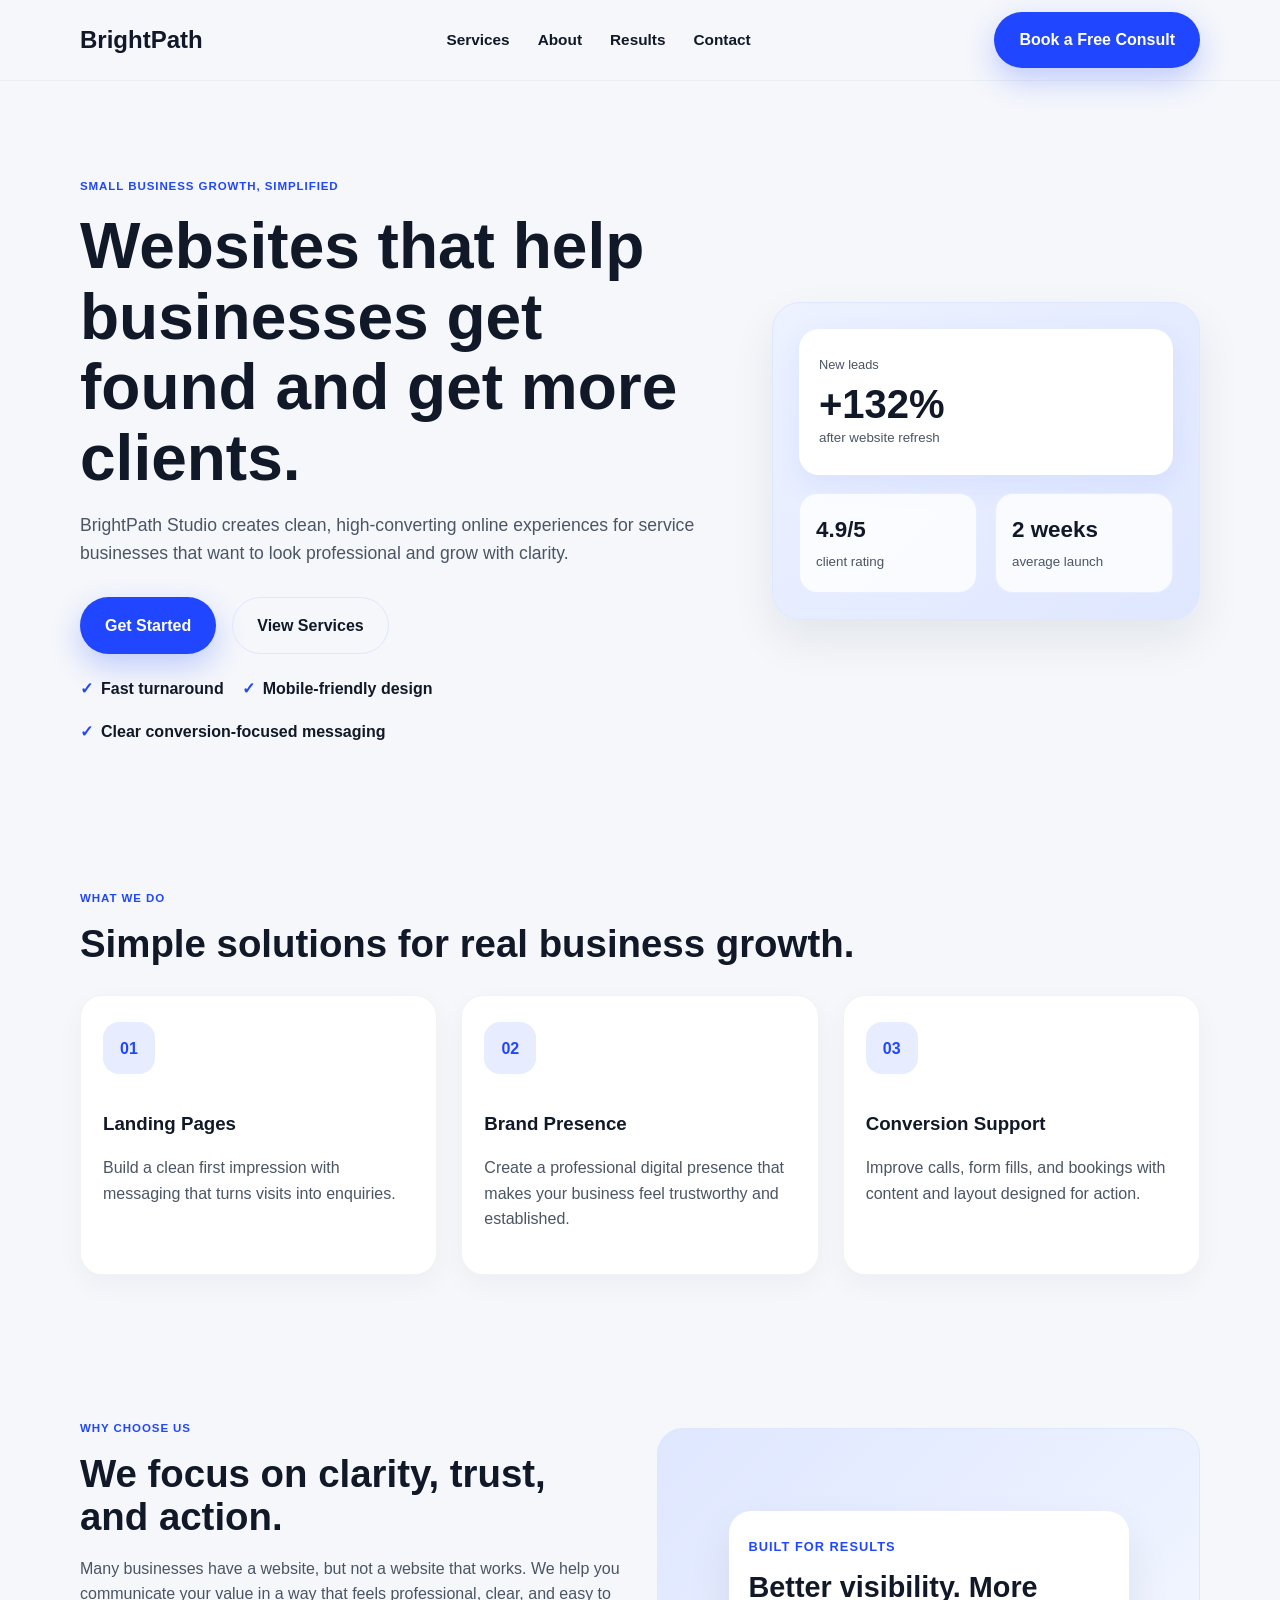
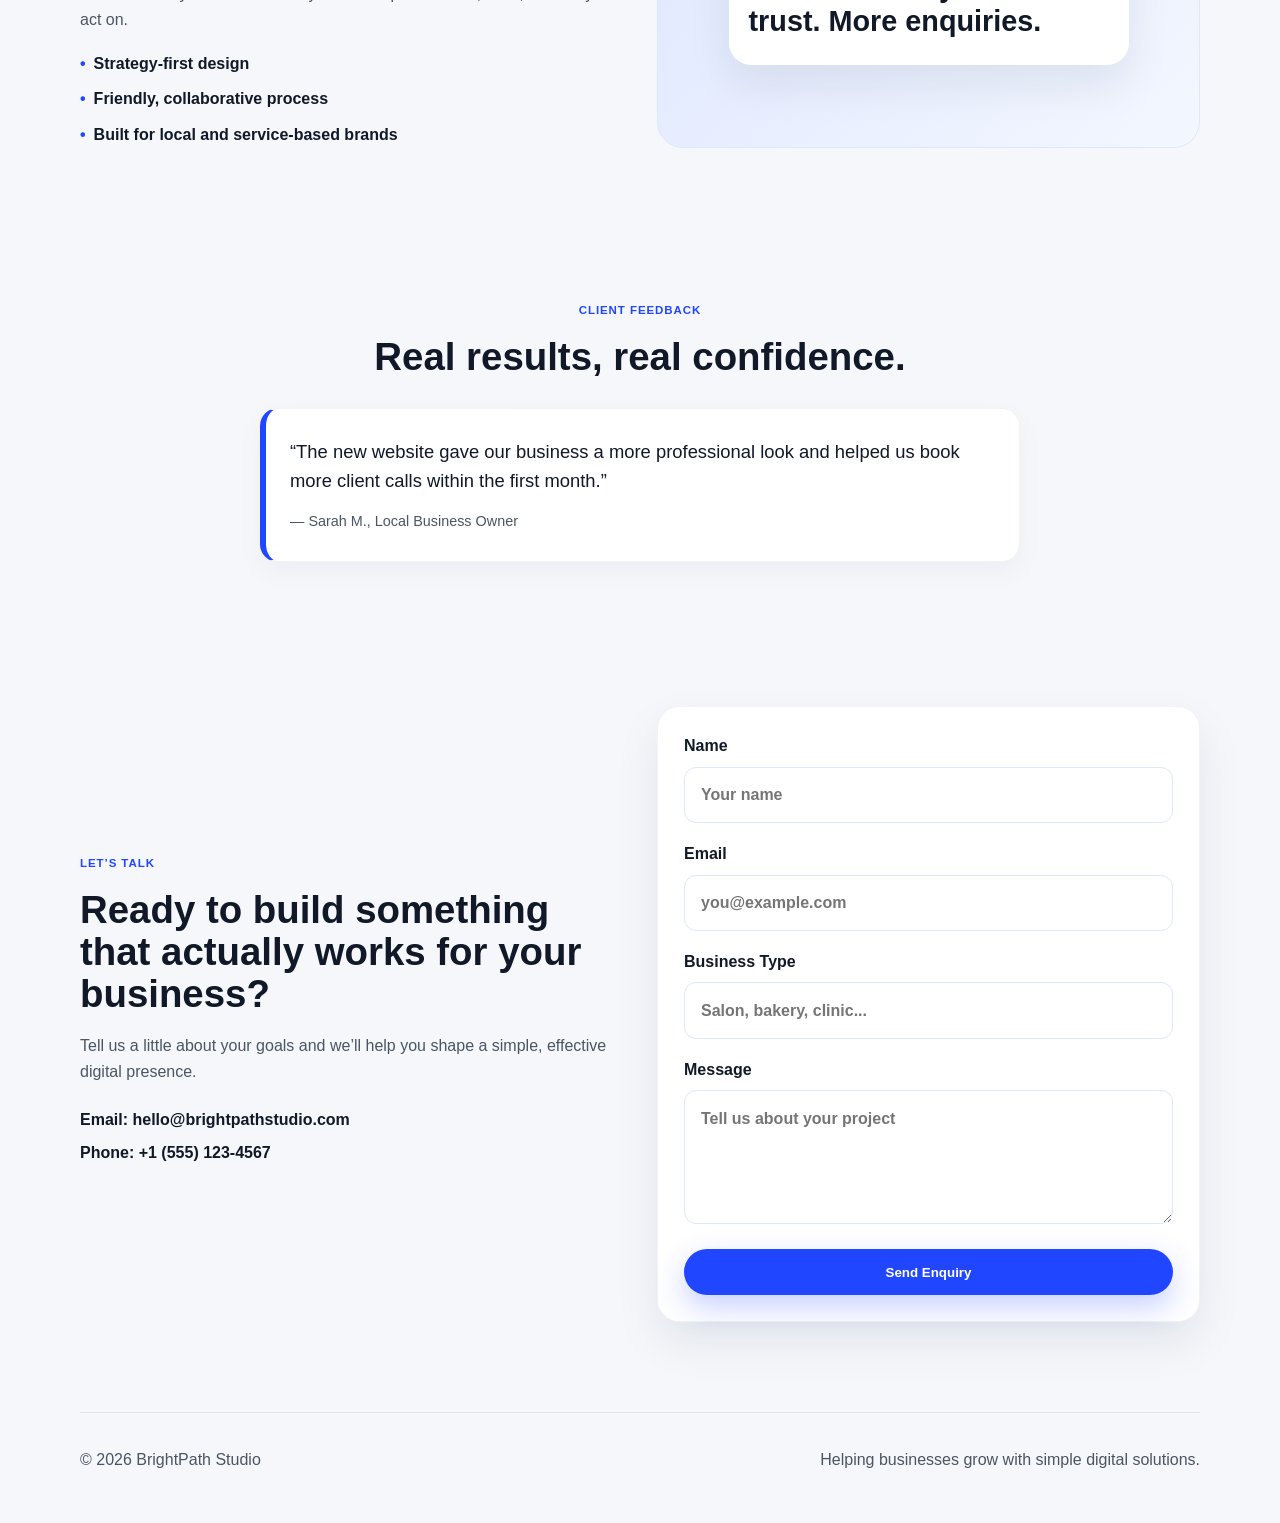
<file: index.html>
<!DOCTYPE html>
<html lang="en">
  <head>
    <meta charset="UTF-8" />
    <meta name="viewport" content="width=device-width, initial-scale=1.0" />
    <title>BrightPath Studio</title>
    <meta
      name="description"
      content="BrightPath Studio helps small businesses grow with modern websites, clear messaging, and simple digital strategy."
    />
    <link rel="stylesheet" href="styles.css" />
  </head>
  <body>
    <header class="site-header">
      <div class="container nav-bar">
        <div class="logo">BrightPath</div>
        <nav class="nav-links" aria-label="Main navigation">
          <a href="#services">Services</a>
          <a href="#about">About</a>
          <a href="#results">Results</a>
          <a href="#contact">Contact</a>
        </nav>
        <a class="btn btn-primary" href="#contact">Book a Free Consult</a>
      </div>
    </header>

    <main>
      <section class="hero">
        <div class="container hero-grid">
          <div class="hero-copy">
            <p class="eyebrow">Small business growth, simplified</p>
            <h1>Websites that help businesses get found and get more clients.</h1>
            <p class="lead">
              BrightPath Studio creates clean, high-converting online experiences for
              service businesses that want to look professional and grow with clarity.
            </p>
            <div class="hero-actions">
              <a class="btn btn-primary" href="#contact">Get Started</a>
              <a class="btn btn-secondary" href="#services">View Services</a>
            </div>

            <ul class="hero-points">
              <li>Fast turnaround</li>
              <li>Mobile-friendly design</li>
              <li>Clear conversion-focused messaging</li>
            </ul>
          </div>

          <div class="hero-panel" aria-label="Business metrics">
            <div class="panel-card">
              <span class="label">New leads</span>
              <strong>+132%</strong>
              <small>after website refresh</small>
            </div>
            <div class="mini-grid">
              <div class="mini-card">
                <span>4.9/5</span>
                <small>client rating</small>
              </div>
              <div class="mini-card">
                <span>2 weeks</span>
                <small>average launch</small>
              </div>
            </div>
          </div>
        </div>
      </section>

      <section id="services" class="services">
        <div class="container">
          <div class="section-heading">
            <p class="eyebrow">What we do</p>
            <h2>Simple solutions for real business growth.</h2>
          </div>

          <div class="service-grid">
            <article class="service-card">
              <div class="icon">01</div>
              <h3>Landing Pages</h3>
              <p>
                Build a clean first impression with messaging that turns visits into
                enquiries.
              </p>
            </article>

            <article class="service-card">
              <div class="icon">02</div>
              <h3>Brand Presence</h3>
              <p>
                Create a professional digital presence that makes your business feel
                trustworthy and established.
              </p>
            </article>

            <article class="service-card">
              <div class="icon">03</div>
              <h3>Conversion Support</h3>
              <p>
                Improve calls, form fills, and bookings with content and layout designed
                for action.
              </p>
            </article>
          </div>
        </div>
      </section>

      <section id="about" class="about">
        <div class="container about-grid">
          <div class="about-copy">
            <p class="eyebrow">Why choose us</p>
            <h2>We focus on clarity, trust, and action.</h2>
            <p>
              Many businesses have a website, but not a website that works. We help you
              communicate your value in a way that feels professional, clear, and easy
              to act on.
            </p>
            <ul>
              <li>Strategy-first design</li>
              <li>Friendly, collaborative process</li>
              <li>Built for local and service-based brands</li>
            </ul>
          </div>

          <div class="about-panel">
            <div class="highlight-box">
              <span>Built for results</span>
              <strong>Better visibility. More trust. More enquiries.</strong>
            </div>
          </div>
        </div>
      </section>

      <section id="results" class="results">
        <div class="container">
          <div class="section-heading centered">
            <p class="eyebrow">Client feedback</p>
            <h2>Real results, real confidence.</h2>
          </div>

          <blockquote>
            “The new website gave our business a more professional look and helped us
            book more client calls within the first month.”
            <footer>— Sarah M., Local Business Owner</footer>
          </blockquote>
        </div>
      </section>

      <section id="contact" class="contact">
        <div class="container contact-grid">
          <div class="contact-copy">
            <p class="eyebrow">Let’s talk</p>
            <h2>Ready to build something that actually works for your business?</h2>
            <p>
              Tell us a little about your goals and we’ll help you shape a simple,
              effective digital presence.
            </p>
            <div class="contact-details">
              <p>Email: hello@brightpathstudio.com</p>
              <p>Phone: +1 (555) 123-4567</p>
            </div>
          </div>

          <form class="contact-form">
            <label>
              Name
              <input type="text" name="name" placeholder="Your name" />
            </label>

            <label>
              Email
              <input type="email" name="email" placeholder="you@example.com" />
            </label>

            <label>
              Business Type
              <input type="text" name="business" placeholder="Salon, bakery, clinic..." />
            </label>

            <label>
              Message
              <textarea name="message" rows="4" placeholder="Tell us about your project"></textarea>
            </label>

            <button type="submit" class="btn btn-primary full-width">Send Enquiry</button>
          </form>
        </div>
      </section>
    </main>

    <footer class="site-footer">
      <div class="container footer-row">
        <p>© 2026 BrightPath Studio</p>
        <p>Helping businesses grow with simple digital solutions.</p>
      </div>
    </footer>
  </body>
</html>
</file>
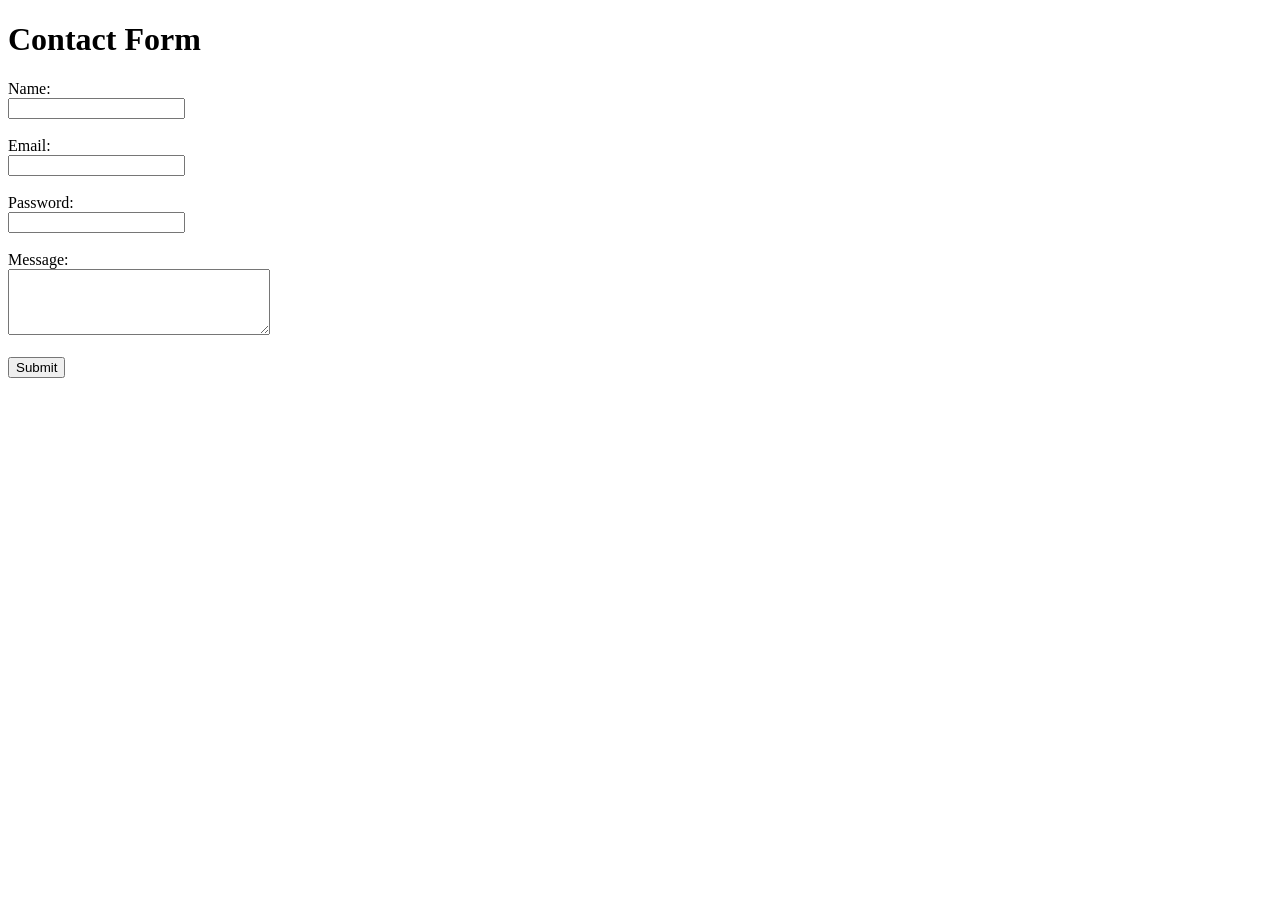
<file: form.html>
<!DOCTYPE html>
<html lang="en">
<head>
	<meta charset="UTF-8">
	<meta name="viewport" content="width=device-width, initial-scale=1.0">
	<title>Simple Form</title>
</head>
<body>
	<h1>Contact Form</h1>

	<form action="#" method="post">
		<label for="name">Name:</label><br>
		<input type="text" id="name" name="name" required><br><br>

		<label for="email">Email:</label><br>
		<input type="email" id="email" name="email" required><br><br>

		<label for="password">Password:</label><br>
		<input type="password" id="password" name="password" required><br><br>

		<label for="message">Message:</label><br>
		<textarea id="message" name="message" rows="4" cols="30"></textarea><br><br>

		<button type="submit">Submit</button>
	</form>
</body>
</html>
</file>
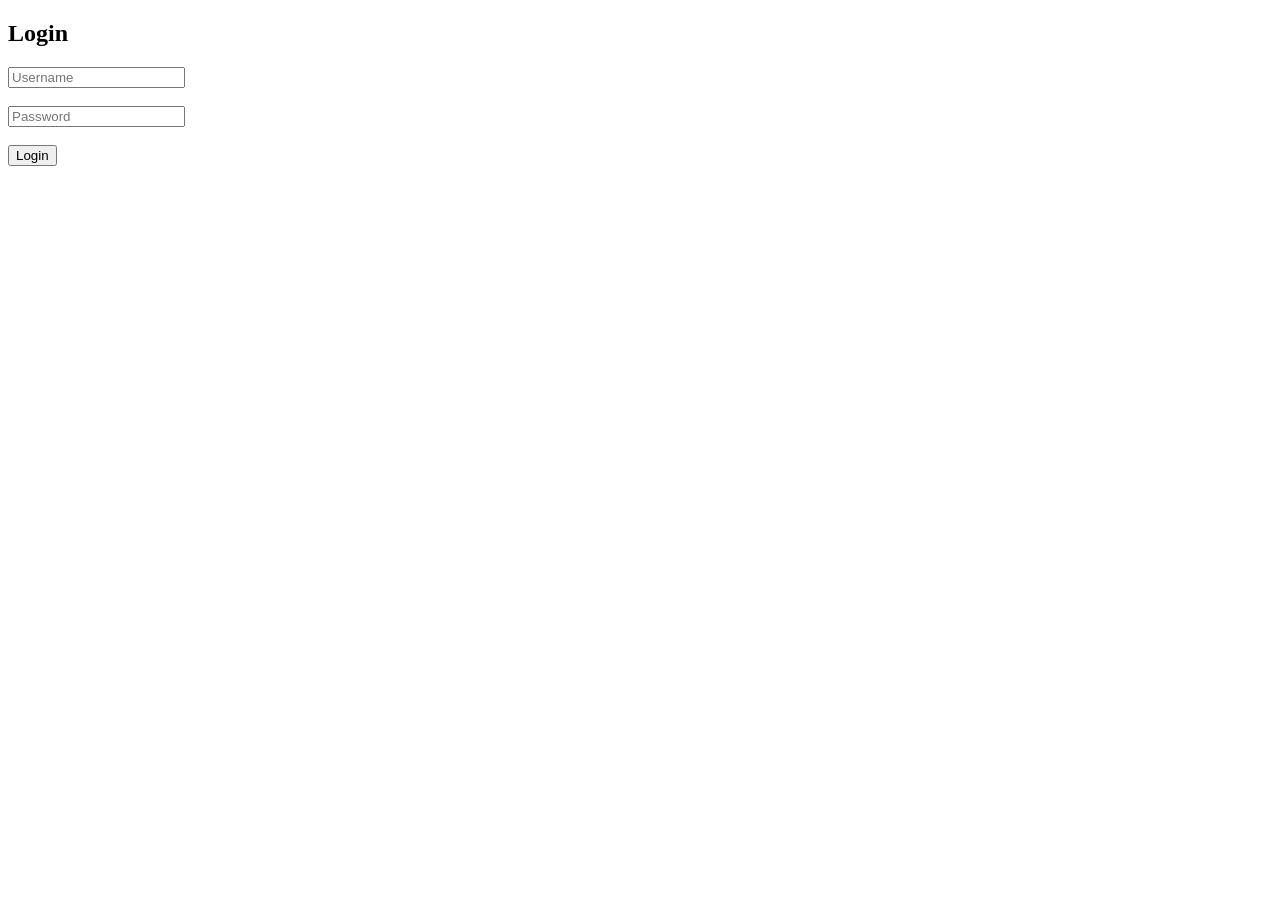
<file: login.html>
<!DOCTYPE html>
<html>
<head>
    <title>Login</title>
</head>
<body>

    <h2>Login</h2>

    <input type="text" placeholder="Username">
    <br><br>

    <input type="password" placeholder="Password">
    <br><br>

    <button>Login</button>

</body>
</html>
</file>
<file: styles.css>
:root {
  --bg: #f5f7fb;
  --card: #ffffff;
  --primary: #2047ff;
  --primary-dark: #1737c4;
  --heading: #111827;
  --text: #4b5563;
  --light: #e8ecff;
  --line: #dfe7ff;
  --shadow: 0 20px 45px rgba(17, 24, 39, 0.08);
}

* {
  box-sizing: border-box;
}

html {
  scroll-behavior: smooth;
}

body {
  margin: 0;
  font-family: Arial, Helvetica, sans-serif;
  background: var(--bg);
  color: var(--text);
  line-height: 1.6;
}

a {
  text-decoration: none;
}

img {
  max-width: 100%;
  display: block;
}

.container {
  width: min(1120px, calc(100% - 32px));
  margin: 0 auto;
}

.site-header {
  position: sticky;
  top: 0;
  z-index: 10;
  background: rgba(245, 247, 251, 0.85);
  backdrop-filter: blur(10px);
  border-bottom: 1px solid rgba(17, 24, 39, 0.04);
}

.nav-bar {
  display: flex;
  align-items: center;
  justify-content: space-between;
  min-height: 80px;
  gap: 20px;
}

.logo {
  font-size: 1.5rem;
  font-weight: 700;
  color: var(--heading);
}

.nav-links {
  display: flex;
  gap: 28px;
  font-size: 0.96rem;
}

.nav-links a {
  color: var(--heading);
  font-weight: 600;
}

.btn {
  display: inline-flex;
  align-items: center;
  justify-content: center;
  border-radius: 999px;
  padding: 0.9rem 1.5rem;
  font-weight: 700;
  transition: 0.2s ease;
  border: 1px solid transparent;
}

.btn:hover {
  transform: translateY(-1px);
}

.btn-primary {
  background: var(--primary);
  color: #fff;
  box-shadow: 0 12px 30px rgba(32, 71, 255, 0.25);
}

.btn-primary:hover {
  background: var(--primary-dark);
}

.btn-secondary {
  background: transparent;
  border-color: var(--line);
  color: var(--heading);
}

.hero {
  padding: 96px 0 72px;
}

.hero-grid {
  display: grid;
  grid-template-columns: 1.2fr 0.8fr;
  align-items: center;
  gap: 50px;
}

.eyebrow {
  margin: 0 0 16px;
  color: var(--primary);
  font-weight: 700;
  letter-spacing: 0.08em;
  text-transform: uppercase;
  font-size: 0.72rem;
}

.hero-copy h1,
.section-heading h2,
.about-copy h2,
.contact-copy h2 {
  margin: 0 0 18px;
  color: var(--heading);
  line-height: 1.1;
}

.hero-copy h1 {
  font-size: clamp(2.7rem, 5vw, 4.4rem);
}

.lead {
  font-size: 1.1rem;
  max-width: 620px;
}

.hero-actions {
  display: flex;
  gap: 16px;
  margin: 30px 0 22px;
  flex-wrap: wrap;
}

.hero-points {
  list-style: none;
  padding: 0;
  margin: 0;
  display: flex;
  gap: 18px;
  flex-wrap: wrap;
  color: var(--heading);
  font-weight: 600;
}

.hero-points li::before {
  content: "✓";
  color: var(--primary);
  margin-right: 8px;
}

.hero-panel {
  background: linear-gradient(135deg, #edf2ff 0%, #dfe7ff 100%);
  border: 1px solid var(--line);
  border-radius: 28px;
  box-shadow: var(--shadow);
  padding: 26px;
}

.panel-card {
  background: var(--card);
  border-radius: 20px;
  padding: 26px 20px;
  margin-bottom: 18px;
  box-shadow: 0 10px 30px rgba(32, 71, 255, 0.08);
}

.panel-card .label {
  display: block;
  color: var(--text);
  font-size: 0.8rem;
  margin-bottom: 8px;
}

.panel-card strong {
  display: block;
  color: var(--heading);
  font-size: 2.5rem;
  line-height: 1;
}

.panel-card small,
.mini-card small {
  color: var(--text);
}

.mini-grid {
  display: grid;
  grid-template-columns: repeat(2, minmax(0, 1fr));
  gap: 18px;
}

.mini-card {
  background: rgba(255, 255, 255, 0.8);
  border: 1px solid rgba(32, 71, 255, 0.08);
  border-radius: 18px;
  padding: 18px 16px;
}

.mini-card span {
  display: block;
  color: var(--heading);
  font-size: 1.4rem;
  font-weight: 700;
}

.services,
.about,
.results,
.contact {
  padding: 72px 0;
}

.section-heading {
  margin-bottom: 30px;
}

.section-heading.centered {
  text-align: center;
}

.section-heading h2,
.about-copy h2,
.contact-copy h2 {
  font-size: clamp(2rem, 3vw, 3rem);
}

.service-grid {
  display: grid;
  grid-template-columns: repeat(3, minmax(0, 1fr));
  gap: 24px;
}

.service-card {
  background: var(--card);
  border: 1px solid rgba(17, 24, 39, 0.05);
  border-radius: 22px;
  padding: 26px 22px;
  box-shadow: 0 10px 28px rgba(17, 24, 39, 0.04);
}

.service-card .icon {
  display: inline-flex;
  align-items: center;
  justify-content: center;
  width: 52px;
  height: 52px;
  border-radius: 16px;
  background: var(--light);
  color: var(--primary);
  font-weight: 700;
  margin-bottom: 16px;
}

.service-card h3 {
  margin-bottom: 8px;
  color: var(--heading);
}

.about-grid,
.contact-grid {
  display: grid;
  grid-template-columns: 1fr 1fr;
  gap: 34px;
  align-items: center;
}

.about-copy ul {
  list-style: none;
  margin: 18px 0 0;
  padding: 0;
}

.about-copy li {
  margin-bottom: 10px;
  color: var(--heading);
  font-weight: 600;
}

.about-copy li::before {
  content: "•";
  color: var(--primary);
  margin-right: 8px;
}

.about-panel {
  min-height: 320px;
  background: linear-gradient(135deg, #dfe7ff 0%, #f3f7ff 100%);
  border-radius: 26px;
  display: flex;
  align-items: center;
  justify-content: center;
  border: 1px solid var(--line);
}

.highlight-box {
  background: var(--card);
  border-radius: 22px;
  padding: 26px 20px;
  box-shadow: var(--shadow);
  width: min(400px, 80%);
}

.highlight-box span {
  display: block;
  font-size: 0.8rem;
  text-transform: uppercase;
  letter-spacing: 0.08em;
  color: var(--primary);
  font-weight: 700;
  margin-bottom: 12px;
}

.highlight-box strong {
  font-size: 1.8rem;
  color: var(--heading);
  line-height: 1.2;
}

blockquote {
  margin: 0 auto;
  max-width: 760px;
  background: var(--card);
  border: 1px solid rgba(17, 24, 39, 0.05);
  border-left: 6px solid var(--primary);
  border-radius: 18px;
  padding: 28px 24px;
  font-size: 1.15rem;
  color: var(--heading);
  box-shadow: 0 10px 28px rgba(17, 24, 39, 0.04);
}

blockquote footer {
  margin-top: 14px;
  color: var(--text);
  font-size: 0.9rem;
}

.contact-form {
  background: var(--card);
  border: 1px solid rgba(17, 24, 39, 0.05);
  border-radius: 22px;
  padding: 26px;
  box-shadow: var(--shadow);
}

.contact-form label {
  display: block;
  margin-bottom: 18px;
  color: var(--heading);
  font-weight: 600;
}

.contact-form input,
.contact-form textarea {
  width: 100%;
  margin-top: 8px;
  padding: 0.9rem 1rem;
  border: 1px solid var(--line);
  border-radius: 12px;
  background: #fff;
  font: inherit;
  color: var(--heading);
}

.contact-form input:focus,
.contact-form textarea:focus {
  outline: 2px solid rgba(32, 71, 255, 0.15);
  border-color: var(--primary);
}

.full-width {
  width: 100%;
}

.contact-details {
  margin-top: 22px;
}

.contact-details p {
  margin: 8px 0;
  color: var(--heading);
  font-weight: 600;
}

.site-footer {
  padding: 18px 0 34px;
}

.footer-row {
  display: flex;
  align-items: center;
  justify-content: space-between;
  border-top: 1px solid rgba(17, 24, 39, 0.08);
  padding-top: 18px;
  gap: 20px;
  flex-wrap: wrap;
}

@media (max-width: 860px) {
  .nav-bar,
  .nav-links,
  .hero-grid,
  .about-grid,
  .contact-grid,
  .service-grid {
    grid-template-columns: 1fr;
    display: grid;
  }

  .nav-bar {
    justify-content: center;
    text-align: center;
  }

  .nav-links {
    justify-content: center;
    gap: 18px;
  }

  .hero {
    padding-top: 60px;
  }

  .hero-copy h1 {
    font-size: 2.5rem;
  }
}

@media (max-width: 560px) {
  .btn {
    width: 100%;
  }

  .hero-actions {
    display: grid;
  }

  .nav-links {
    display: none;
  }

  .service-grid {
    grid-template-columns: 1fr;
  }
}
</file>
